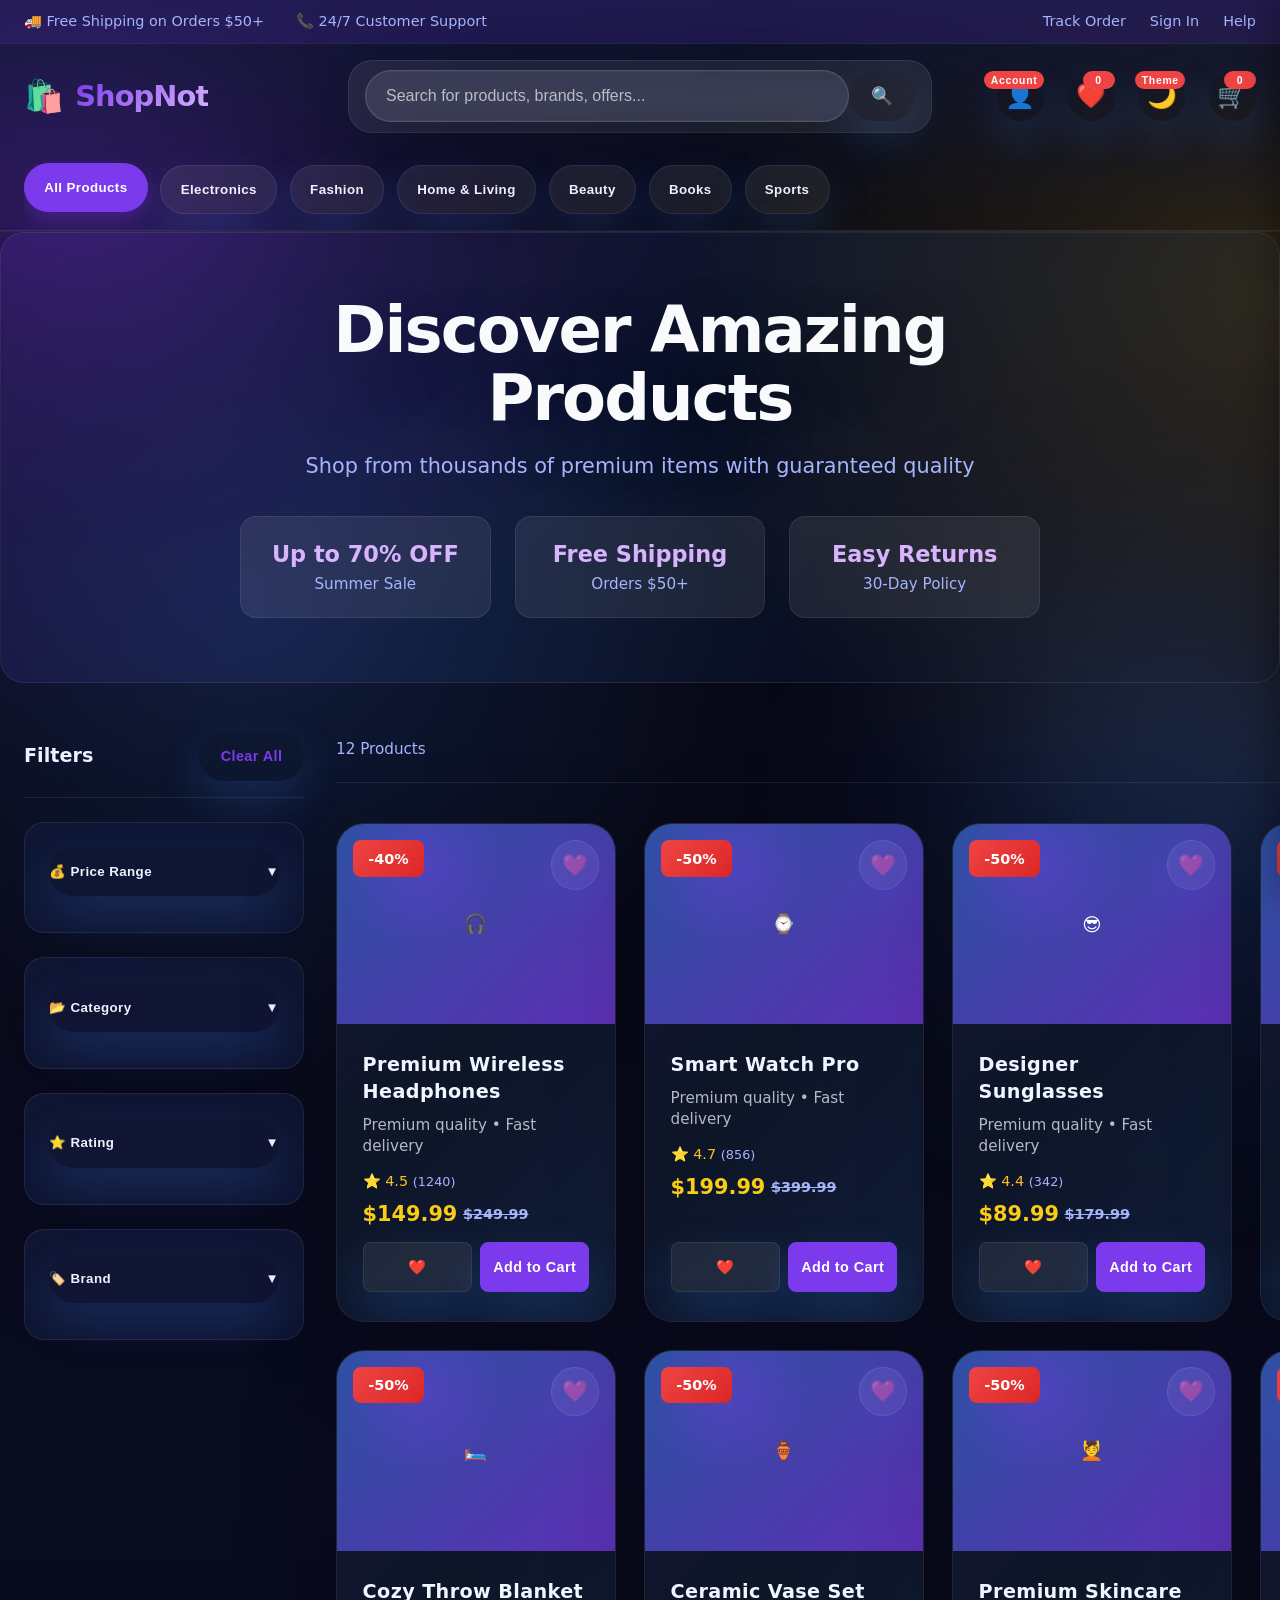
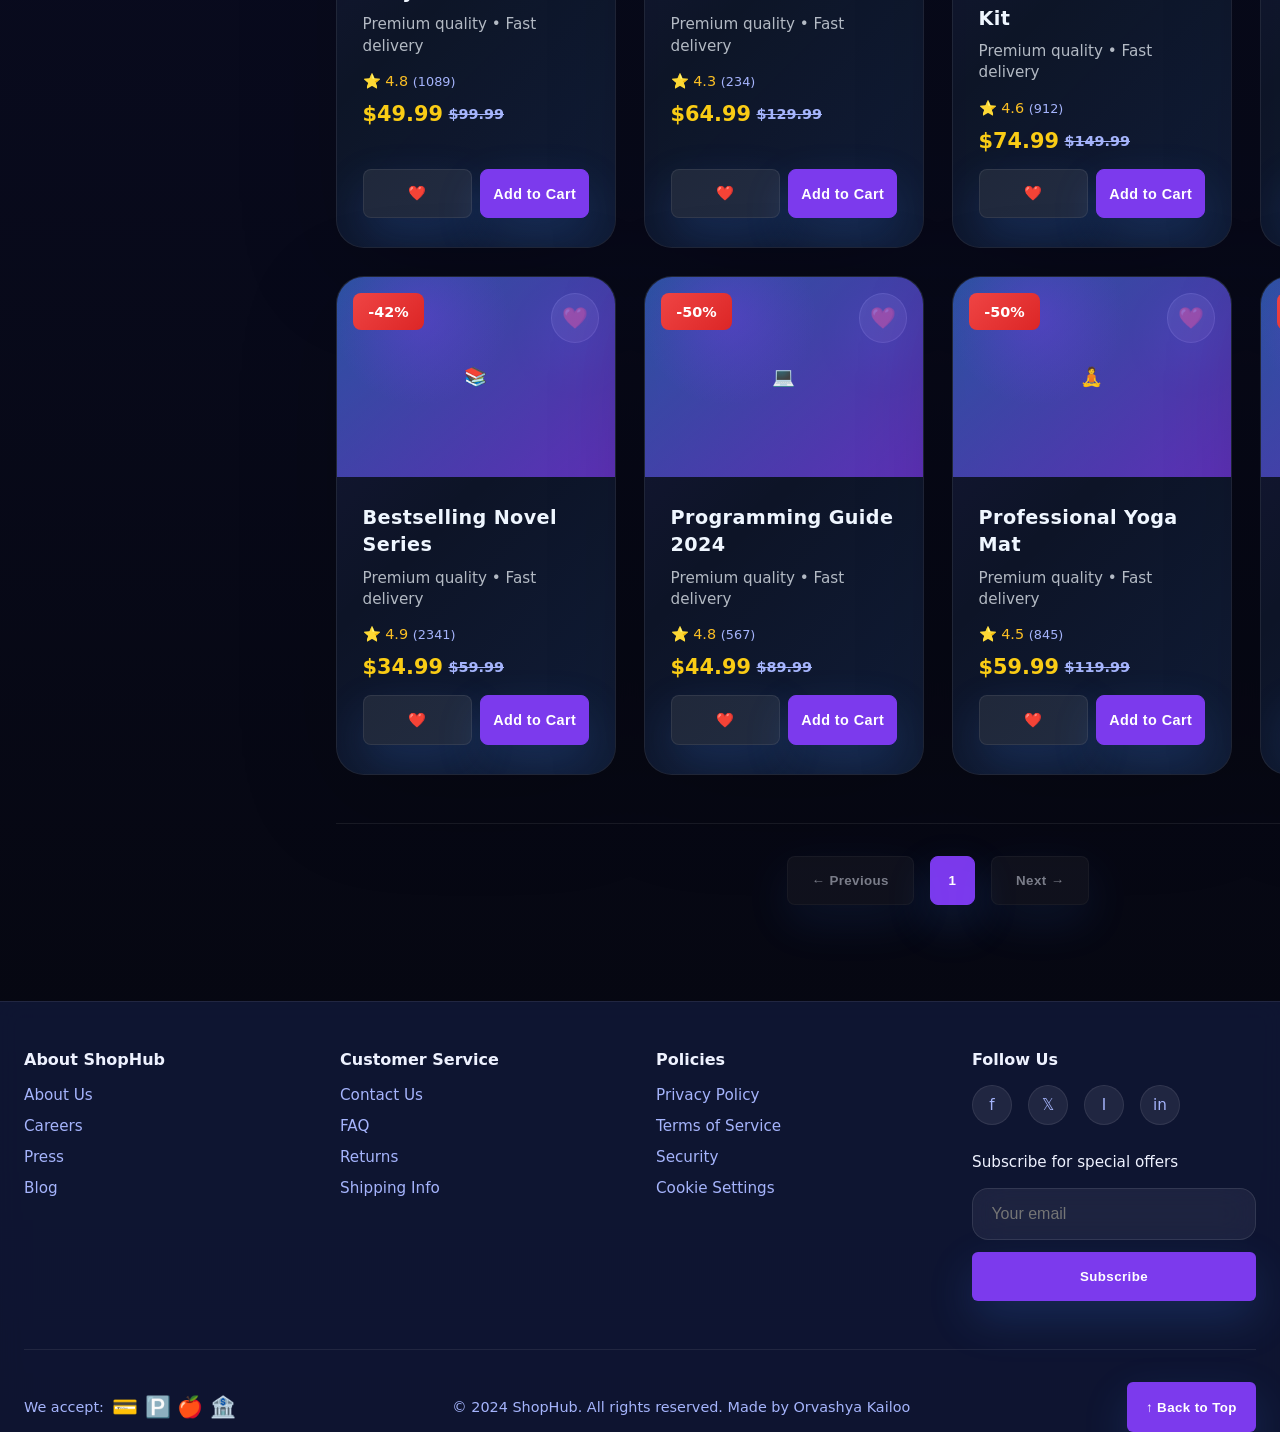
<file: index.html>
<!DOCTYPE html>
<html lang="en">
<head>
    <meta charset="UTF-8">
    <meta name="viewport" content="width=device-width, initial-scale=1.0">
    <meta name="description" content="Premium ecommerce platform with curated products and exceptional shopping experience.">
    <meta name="theme-color" content="#090b1f">
    <title>ShopHub - Premium Ecommerce Platform</title>
    <link rel="stylesheet" href="style.css">
    <link rel="icon" type="image/svg+xml" href="data:image/svg+xml,%3Csvg xmlns='http://www.w3.org/2000/svg' viewBox='0 0 100 100'%3E%3Crect fill='%237c3aed' width='100' height='100'/%3E%3Ctext x='50' y='65' font-size='70' fill='white' text-anchor='middle' font-weight='bold'%3ES%3C/text%3E%3C/svg%3E">
</head>
<body>
    <!-- ═══════════════════════════════════════════════════════════════
         HEADER & NAVIGATION
    ═══════════════════════════════════════════════════════════════ -->
    <header class="header">
        <div class="header-top">
            <div class="container">
                <div class="header-top-content">
                    <div class="header-info">
                        <span class="info-item">🚚 Free Shipping on Orders $50+</span>
                        <span class="info-item">📞 24/7 Customer Support</span>
                    </div>
                    <div class="header-actions">
                        <a href="#account" class="action-link">Track Order</a>
                        <a href="#account" class="action-link">Sign In</a>
                        <a href="#account" class="action-link">Help</a>
                    </div>
                </div>
            </div>
        </div>

        <nav class="navbar">
            <div class="container">
                <div class="navbar-content">
                    <div class="logo">
                        <span class="logo-icon">🛍️</span>
                        <span class="logo-text">ShopNot</span>
                    </div>

                    <div class="search-wrapper">
                        <input type="text" id="search" class="search-input" placeholder="Search for products, brands, offers...">
                        <button class="search-btn" aria-label="Search">
                            <span>🔍</span>
                        </button>
                    </div>

                    <div class="nav-actions">
                        <button class="nav-icon-btn" title="Account">
                            <span>👤</span>
                            <small>Account</small>
                        </button>
                        <button class="nav-icon-btn" title="Wishlist">
                            <span>❤️</span>
                            <small id="wishlist-count">0</small>
                        </button>
                        <button class="nav-icon-btn theme-toggle" id="theme-toggle" title="Toggle Theme">
                            <span id="theme-icon">🌙</span>
                            <small>Theme</small>
                        </button>
                        <button class="nav-icon-btn cart-btn" id="cart-toggle" title="Shopping Cart">
                            <span>🛒</span>
                            <small id="cart-badge">0</small>
                        </button>
                    </div>
                </div>
            </div>
        </nav>

        <div class="categories-bar">
            <div class="container">
                <div class="categories-scroll">
                    <button class="category-chip active" data-category="all">All Products</button>
                    <button class="category-chip" data-category="electronics">Electronics</button>
                    <button class="category-chip" data-category="fashion">Fashion</button>
                    <button class="category-chip" data-category="home">Home & Living</button>
                    <button class="category-chip" data-category="beauty">Beauty</button>
                    <button class="category-chip" data-category="books">Books</button>
                    <button class="category-chip" data-category="sports">Sports</button>
                </div>
            </div>
        </div>
    </header>

    <main class="main-content">
        <!-- ═══════════════════════════════════════════════════════════════
             HERO SECTION
        ═══════════════════════════════════════════════════════════════ -->
        <section class="hero">
            <div class="hero-content">
                <h1 class="hero-title">Discover Amazing Products</h1>
                <p class="hero-subtitle">Shop from thousands of premium items with guaranteed quality</p>
                <div class="hero-offers">
                    <div class="offer-card">
                        <span class="offer-discount">Up to 70% OFF</span>
                        <span class="offer-text">Summer Sale</span>
                    </div>
                    <div class="offer-card">
                        <span class="offer-discount">Free Shipping</span>
                        <span class="offer-text">Orders $50+</span>
                    </div>
                    <div class="offer-card">
                        <span class="offer-discount">Easy Returns</span>
                        <span class="offer-text">30-Day Policy</span>
                    </div>
                </div>
            </div>
        </section>

        <div class="container">
            <!-- ═══════════════════════════════════════════════════════════════
                 FILTERS & SORTING
            ═══════════════════════════════════════════════════════════════ -->
            <aside class="filters-sidebar">
                <div class="filters-header">
                    <h3>Filters</h3>
                    <button class="clear-filters" id="clear-filters">Clear All</button>
                </div>

                <!-- Price Filter -->
                <div class="filter-section">
                    <button class="filter-toggle" data-filter="price">
                        <span>💰 Price Range</span>
                        <span class="toggle-icon">▼</span>
                    </button>
                    <div class="filter-content" id="price-filter">
                        <input type="range" min="0" max="1000" value="1000" class="price-slider">
                        <div class="price-display">
                            <span>$0</span>
                            <span id="price-value">$1000</span>
                        </div>
                    </div>
                </div>

                <!-- Category Filter -->
                <div class="filter-section">
                    <button class="filter-toggle" data-filter="category">
                        <span>📂 Category</span>
                        <span class="toggle-icon">▼</span>
                    </button>
                    <div class="filter-content" id="category-filter">
                        <label class="filter-option">
                            <input type="checkbox" name="category" value="electronics">
                            <span>Electronics</span>
                        </label>
                        <label class="filter-option">
                            <input type="checkbox" name="category" value="fashion">
                            <span>Fashion</span>
                        </label>
                        <label class="filter-option">
                            <input type="checkbox" name="category" value="home">
                            <span>Home & Living</span>
                        </label>
                    </div>
                </div>

                <!-- Rating Filter -->
                <div class="filter-section">
                    <button class="filter-toggle" data-filter="rating">
                        <span>⭐ Rating</span>
                        <span class="toggle-icon">▼</span>
                    </button>
                    <div class="filter-content" id="rating-filter">
                        <label class="filter-option">
                            <input type="radio" name="rating" value="4">
                            <span>⭐⭐⭐⭐+ (4 & up)</span>
                        </label>
                        <label class="filter-option">
                            <input type="radio" name="rating" value="3">
                            <span>⭐⭐⭐+ (3 & up)</span>
                        </label>
                    </div>
                </div>

                <!-- Brand Filter -->
                <div class="filter-section">
                    <button class="filter-toggle" data-filter="brand">
                        <span>🏷️ Brand</span>
                        <span class="toggle-icon">▼</span>
                    </button>
                    <div class="filter-content" id="brand-filter">
                        <label class="filter-option">
                            <input type="checkbox" name="brand" value="premium">
                            <span>Premium Brand</span>
                        </label>
                        <label class="filter-option">
                            <input type="checkbox" name="brand" value="exclusive">
                            <span>Exclusive</span>
                        </label>
                    </div>
                </div>
            </aside>

            <!-- ═══════════════════════════════════════════════════════════════
                 PRODUCTS SECTION
            ═══════════════════════════════════════════════════════════════ -->
            <section class="products-section">
                <div class="products-header">
                    <div class="results-info">
                        <span id="results-count">0 Products</span>
                    </div>
                    <div class="sort-options">
                        <label for="sort-select">Sort by:</label>
                        <select id="sort-select" class="sort-select">
                            <option value="relevance">Relevance</option>
                            <option value="price-low">Price: Low to High</option>
                            <option value="price-high">Price: High to Low</option>
                            <option value="rating">Highest Rated</option>
                            <option value="newest">Newest First</option>
                        </select>
                    </div>
                </div>

                <div id="products" class="products-grid">
                    <!-- Products will be dynamically loaded here -->
                </div>

                <div class="pagination">
                    <button class="pagination-btn prev" disabled>← Previous</button>
                    <div class="page-numbers" id="pagination"></div>
                    <button class="pagination-btn next">Next →</button>
                </div>
            </section>
        </div>
    </main>

    <!-- ═══════════════════════════════════════════════════════════════
         SHOPPING CART SIDEBAR
    ═══════════════════════════════════════════════════════════════ -->
    <aside class="cart-sidebar" id="cart-sidebar">
        <div class="cart-header">
            <h2>Shopping Cart</h2>
            <button class="close-btn" id="close-cart">✕</button>
        </div>

        <div class="cart-scroll">
            <ul id="cart" class="cart-items">
                <!-- Cart items will be added here -->
            </ul>
            
            <div id="empty-cart" class="empty-cart">
                <div class="empty-icon">🛒</div>
                <p>Your cart is empty</p>
                <p class="empty-hint">Add items to get started</p>
            </div>
        </div>

        <div class="cart-footer">
            <div class="cart-summary">
                <div class="summary-row">
                    <span>Subtotal:</span>
                    <span id="subtotal">$0.00</span>
                </div>
                <div class="summary-row">
                    <span>Shipping:</span>
                    <span id="shipping-cost">Free</span>
                </div>
                <div class="summary-row tax">
                    <span>Tax:</span>
                    <span id="tax">$0.00</span>
                </div>
                <hr>
                <div class="summary-row total">
                    <span>Total:</span>
                    <span id="total-price">$0.00</span>
                </div>
            </div>
            <button class="btn-checkout" id="checkout-btn">Proceed to Checkout</button>
            <button class="btn-continue-shopping">Continue Shopping</button>
        </div>
    </aside>

    <!-- ═══════════════════════════════════════════════════════════════
         CHECKOUT MODAL
    ═══════════════════════════════════════════════════════════════ -->
    <div class="modal-backdrop" id="checkout-modal-backdrop"></div>
    <div class="checkout-modal" id="checkout-modal">
        <button class="modal-close" id="modal-close">✕</button>
        
        <div class="checkout-container">
            <div class="checkout-steps">
                <div class="step active" data-step="1">
                    <span class="step-number">1</span>
                    <span class="step-label">Shipping</span>
                </div>
                <div class="step" data-step="2">
                    <span class="step-number">2</span>
                    <span class="step-label">Payment</span>
                </div>
                <div class="step" data-step="3">
                    <span class="step-number">3</span>
                    <span class="step-label">Review</span>
                </div>
            </div>

            <!-- Shipping Step -->
            <div class="checkout-step-content active" data-step="1">
                <h3>Shipping Information</h3>
                <form class="form-group">
                    <div class="form-row">
                        <input type="text" placeholder="First Name" required class="form-input">
                        <input type="text" placeholder="Last Name" required class="form-input">
                    </div>
                    <div class="form-row">
                        <input type="email" placeholder="Email Address" required class="form-input">
                        <input type="tel" placeholder="Phone Number" required class="form-input">
                    </div>
                    <input type="text" placeholder="Street Address" required class="form-input full-width">
                    <div class="form-row">
                        <input type="text" placeholder="City" required class="form-input">
                        <input type="text" placeholder="State/Province" required class="form-input">
                        <input type="text" placeholder="ZIP/Postal Code" required class="form-input">
                    </div>
                    <input type="text" placeholder="Country" required class="form-input full-width">
                </form>
            </div>

            <!-- Payment Step -->
            <div class="checkout-step-content" data-step="2">
                <h3>Payment Method</h3>
                <div class="payment-methods">
                    <label class="payment-option">
                        <input type="radio" name="payment" value="card" checked>
                        <span class="payment-label">💳 Credit Card</span>
                    </label>
                    <label class="payment-option">
                        <input type="radio" name="payment" value="paypal">
                        <span class="payment-label">🅿️ PayPal</span>
                    </label>
                    <label class="payment-option">
                        <input type="radio" name="payment" value="apple">
                        <span class="payment-label">🍎 Apple Pay</span>
                    </label>
                </div>

                <form class="form-group card-form">
                    <input type="text" placeholder="Cardholder Name" required class="form-input full-width">
                    <input type="text" placeholder="Card Number" required class="form-input full-width">
                    <div class="form-row">
                        <input type="text" placeholder="MM/YY" required class="form-input">
                        <input type="text" placeholder="CVC" required class="form-input">
                    </div>
                </form>
            </div>

            <!-- Review Step -->
            <div class="checkout-step-content" data-step="3">
                <h3>Order Review</h3>
                <div id="order-review" class="order-review">
                    <!-- Order summary will be displayed here -->
                </div>
            </div>

            <div class="checkout-actions">
                <button class="btn-secondary" id="prev-step">← Back</button>
                <button class="btn-primary" id="next-step">Continue →</button>
            </div>
        </div>
    </div>

    <!-- ═══════════════════════════════════════════════════════════════
         FOOTER
    ═══════════════════════════════════════════════════════════════ -->
    <footer class="footer">
        <div class="container">
            <div class="footer-content">
                <div class="footer-column">
                    <h4>About ShopHub</h4>
                    <ul>
                        <li><a href="#about">About Us</a></li>
                        <li><a href="#careers">Careers</a></li>
                        <li><a href="#press">Press</a></li>
                        <li><a href="#blog">Blog</a></li>
                    </ul>
                </div>

                <div class="footer-column">
                    <h4>Customer Service</h4>
                    <ul>
                        <li><a href="#contact">Contact Us</a></li>
                        <li><a href="#faq">FAQ</a></li>
                        <li><a href="#returns">Returns</a></li>
                        <li><a href="#shipping">Shipping Info</a></li>
                    </ul>
                </div>

                <div class="footer-column">
                    <h4>Policies</h4>
                    <ul>
                        <li><a href="#privacy">Privacy Policy</a></li>
                        <li><a href="#terms">Terms of Service</a></li>
                        <li><a href="#security">Security</a></li>
                        <li><a href="#cookies">Cookie Settings</a></li>
                    </ul>
                </div>

                <div class="footer-column">
                    <h4>Follow Us</h4>
                    <div class="social-links">
                        <a href="#facebook" class="social-link">f</a>
                        <a href="#twitter" class="social-link">𝕏</a>
                        <a href="#instagram" class="social-link">I</a>
                        <a href="#linkedin" class="social-link">in</a>
                    </div>
                    <div class="newsletter">
                        <p>Subscribe for special offers</p>
                        <input type="email" placeholder="Your email" class="newsletter-input">
                        <button class="newsletter-btn">Subscribe</button>
                    </div>
                </div>
            </div>

            <div class="footer-bottom">
                <div class="footer-payments">
                    <span>We accept:</span>
                    <span class="payment-icons">💳 🅿️ 🍎 🏦</span>
                </div>
                <div class="footer-copyright">
                    <p>&copy; 2024 ShopHub. All rights reserved. Made by Orvashya Kailoo</p>
                </div>
                <div class="footer-scroll-top">
                    <button id="scroll-top">↑ Back to Top</button>
                </div>
            </div>
        </div>
    </footer>

    <!-- Notification Container -->
    <div id="notification-container" class="notification-container"></div>

    <script src="script.js"></script>
</body>
</html>
</file>
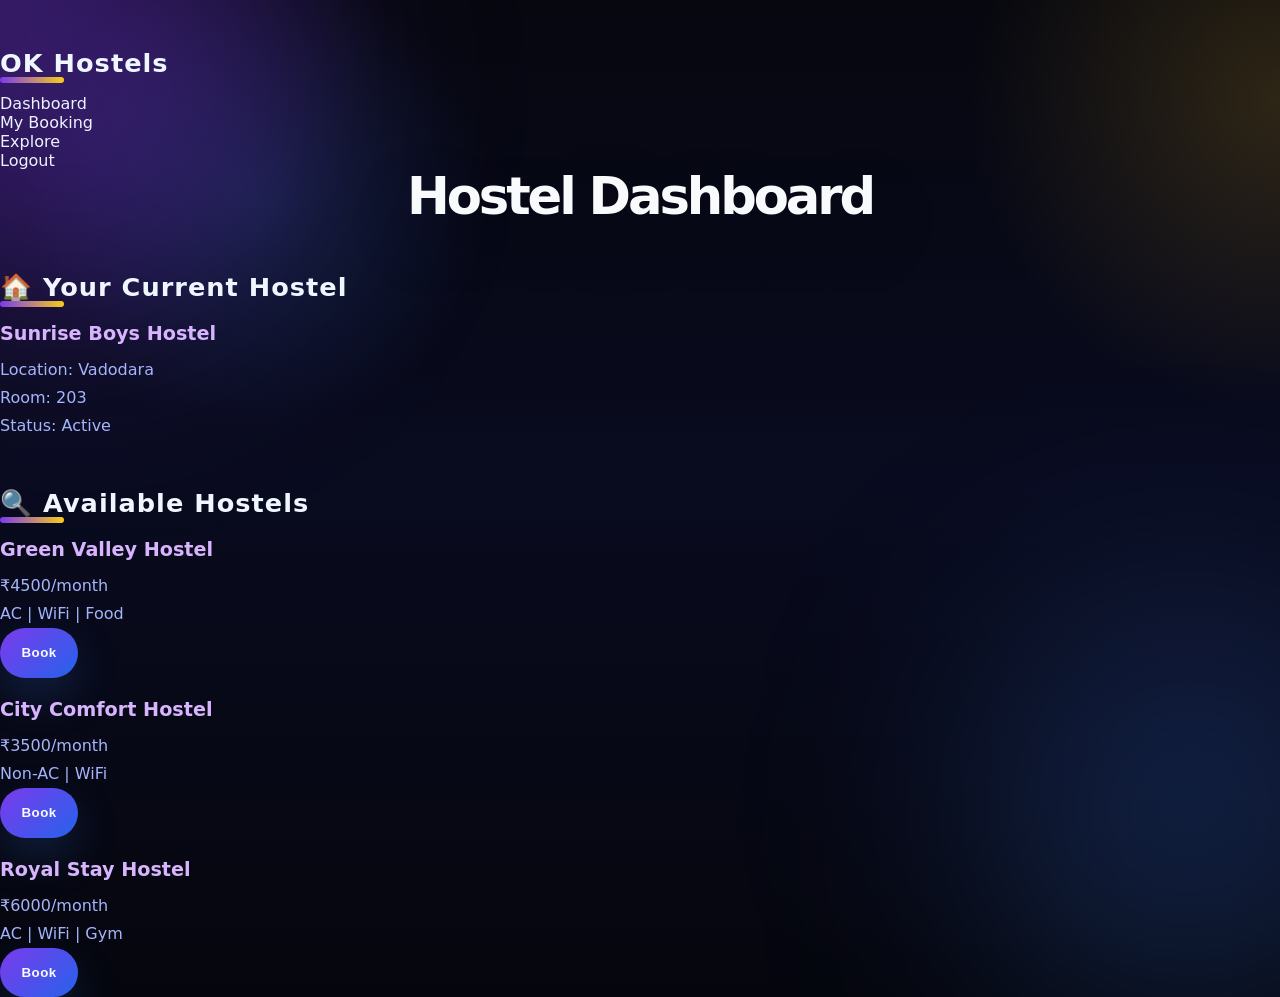
<file: dashboard.html>
<!DOCTYPE html>
<html lang="en">
<head>
    <meta charset="UTF-8">
    <meta name="viewport" content="width=device-width, initial-scale=1.0">
    <title>DashBoard</title>
</head>
<body>
    
    <!DOCTYPE html>
<html lang="en">
<head>
  <meta charset="UTF-8">
  <title>OK Hostels Dashboard</title>
  <link rel="stylesheet" href="style.css">
</head>
<body>

<!DOCTYPE html>
<html lang="en">
<head>
  <meta charset="UTF-8">
  <title>OK Hostels Dashboard</title>
  <link rel="stylesheet" href="style.css">
</head>
<body>

<div class="layout">

  <!-- Sidebar -->
  <aside class="sidebar">
    <h2>OK Hostels</h2>
    <ul>
      <li class="active">Dashboard</li>
      <li>My Booking</li>
      <li>Explore</li>
      <li>Logout</li>
    </ul>
  </aside>

  <!-- Main Content -->
  <main class="main">

    <h1>Hostel Dashboard</h1>

    <!-- Current Hostel -->
    <section class="current-hostel">
      <h2>🏠 Your Current Hostel</h2>
      <div class="card">
        <h3>Sunrise Boys Hostel</h3>
        <p>Location: Vadodara</p>
        <p>Room: 203</p>
        <p>Status: Active</p>
      </div>
    </section>

    <!-- Available Hostels -->
    <section class="hostels">
      <h2>🔍 Available Hostels</h2>

      <div class="hostel-list">

        <div class="hostel-card">
          <h3>Green Valley Hostel</h3>
          <p>₹4500/month</p>
          <p>AC | WiFi | Food</p>
          <button onclick="bookHostel('Green Valley Hostel')">Book</button>
        </div>

        <div class="hostel-card">
          <h3>City Comfort Hostel</h3>
          <p>₹3500/month</p>
          <p>Non-AC | WiFi</p>
          <button onclick="bookHostel('City Comfort Hostel')">Book</button>
        </div>

        <div class="hostel-card">
          <h3>Royal Stay Hostel</h3>
          <p>₹6000/month</p>
          <p>AC | WiFi | Gym</p>
          <button onclick="bookHostel('Royal Stay Hostel')">Book</button>
        </div>

      </div>
    </section>

  </main>

</div>


    <script src="script.js">
        function logout(){
            localStorage.removeItem("loggedInUser");
            window.location.href = "index.html";
            
        }


    </script>
</body>
</html>
</file>
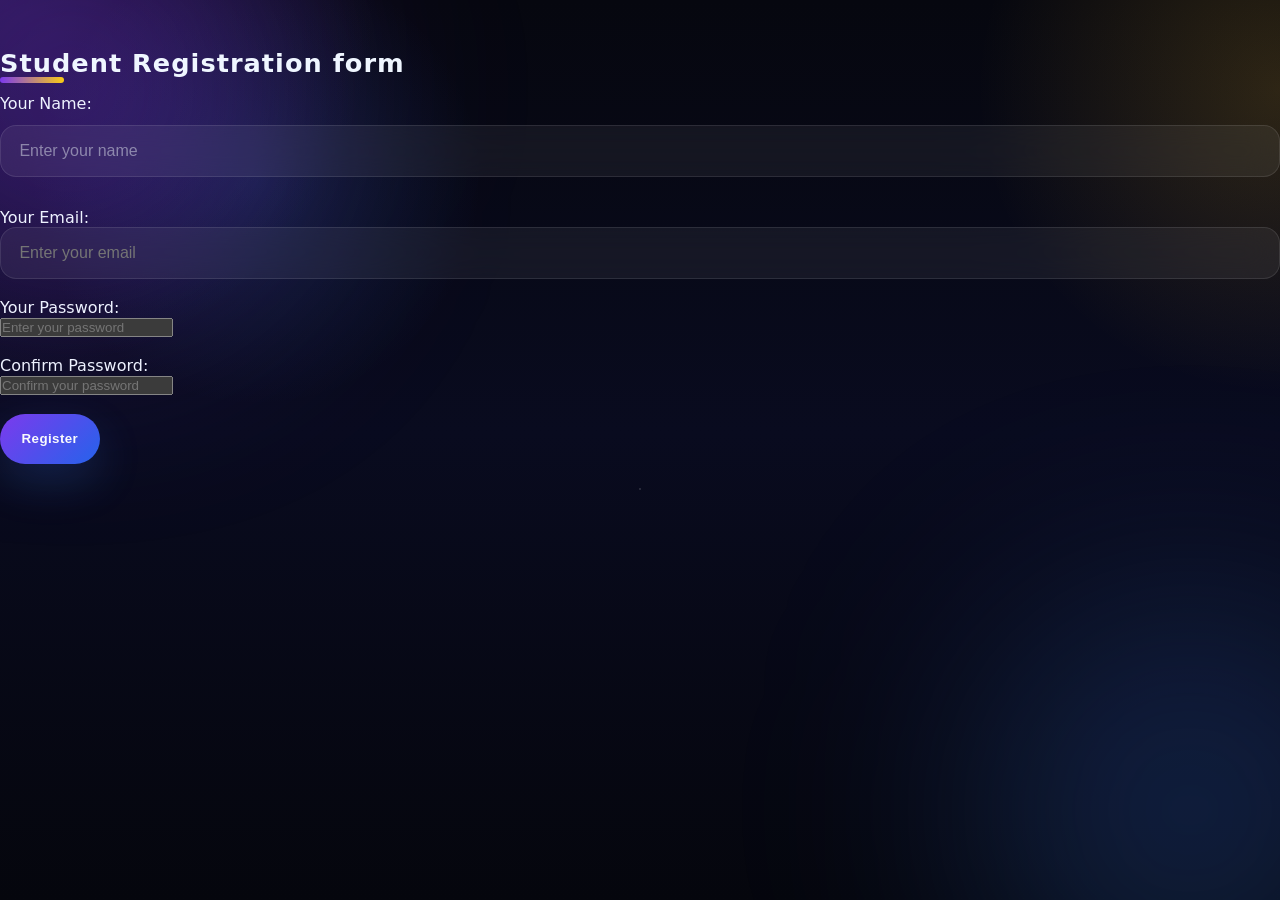
<file: register.html>
<!DOCTYPE html>
<html lang="en">
<head>
    <meta charset="UTF-8">
    <meta name="viewport" content="width=device-width, initial-scale=1.0">
    <title>Register</title>
    <link rel="stylesheet" href="style.css">
</head>
<body>
    <h2>Student Registration form</h2>

    <form id="registerForm">
        <label for="name"> Your Name:</label><br>
        <input type="text" name="name" id="name" placeholder="Enter your name"><br><br>
        <label for="email"> Your Email:</label><br>
        <input type="email" name="email" id="email" placeholder="Enter your email"><br><br>
        <label for="password"> Your Password:</label><br>   
        <input type="password" name="password" id="password" placeholder="Enter your password"><br><br>
        <label for="confirmPassword"> Confirm Password:</label><br>
        <input type="password" name="confirmPassword" id="confirmPassword" placeholder="Confirm your password"><br><br>
        <button type="submit">Register</button>
    </form>
    <p id="msg"></p>

    <script src="script.js"></script>
</body>
</html>
</file>
<file: style.css>
/* ═══════════════════════════════════════════════════════════════
   PREMIUM ECOMMERCE PLATFORM
   Industry-level design with advanced animations, transitions,
   and microinteractions for modern shopping experience.
═══════════════════════════════════════════════════════════════ */

:root {
    color-scheme: dark;
    font-family: 'Inter', 'Segoe UI', system-ui, -apple-system, sans-serif;
    font-size: 16px;
    
    /* Primary Colors */
    --bg-primary: #090b1f;
    --bg-secondary: #0f1429;
    --bg-panel: rgba(17, 24, 55, 0.86);
    --bg-hover: rgba(17, 24, 55, 0.95);
    
    /* Borders & Dividers */
    --panel-border: rgba(255, 255, 255, 0.08);
    --panel-border-light: rgba(255, 255, 255, 0.04);
    --divider: rgba(255, 255, 255, 0.05);
    
    /* Surfaces */
    --surface: rgba(255, 255, 255, 0.08);
    --surface-strong: rgba(255, 255, 255, 0.12);
    --surface-ultra: rgba(255, 255, 255, 0.16);
    
    /* Text Hierarchy */
    --text-primary: #eef2ff;
    --text-secondary: #cbd5e1;
    --text-muted: #a5b4fc;
    --text-subtle: rgba(255, 255, 255, 0.6);
    
    /* Accent Colors */
    --accent: #7c3aed;
    --accent-light: #8d5af5;
    --accent-strong: #d8b4fe;
    --accent-soft: rgba(124, 58, 237, 0.18);
    --accent-glow: rgba(124, 58, 237, 0.35);
    
    /* Status Colors */
    --success: #22c55e;
    --success-soft: rgba(34, 197, 94, 0.18);
    --warning: #f59e0b;
    --warning-soft: rgba(245, 158, 11, 0.18);
    --danger: #ef4444;
    --danger-soft: rgba(239, 68, 68, 0.18);
    --info: #0ea5e9;
    --info-soft: rgba(14, 165, 233, 0.18);
    
    /* Shadows */
    --shadow: 0 24px 100px rgba(0, 0, 0, 0.2);
    --shadow-lg: 0 35px 150px rgba(0, 0, 0, 0.3);
    --shadow-inner: inset 0 2px 6px rgba(0, 0, 0, 0.15);
    
    /* Transitions */
    --transition-fast: 150ms cubic-bezier(0.34, 1.56, 0.64, 1);
    --transition-base: 250ms cubic-bezier(0.34, 1.56, 0.64, 1);
    --transition-slow: 350ms cubic-bezier(0.34, 1.56, 0.64, 1);
    --transition-smooth: 300ms ease-in-out;
}

/* Light Theme Variables */
[data-theme="light"] {
    color-scheme: light;
    
    /* Primary Colors */
    --bg-primary: #f8fafc;
    --bg-secondary: #ffffff;
    --bg-panel: rgba(255, 255, 255, 0.95);
    --bg-hover: rgba(255, 255, 255, 0.98);
    
    /* Borders & Dividers */
    --panel-border: rgba(0, 0, 0, 0.08);
    --panel-border-light: rgba(0, 0, 0, 0.04);
    --divider: rgba(0, 0, 0, 0.05);
    
    /* Surfaces */
    --surface: rgba(0, 0, 0, 0.04);
    --surface-strong: rgba(0, 0, 0, 0.08);
    --surface-ultra: rgba(0, 0, 0, 0.12);
    
    /* Text Hierarchy */
    --text-primary: #1e293b;
    --text-secondary: #475569;
    --text-muted: #64748b;
    --text-subtle: rgba(0, 0, 0, 0.6);
    
    /* Accent Colors */
    --accent: #7c3aed;
    --accent-light: #8d5af5;
    --accent-strong: #d8b4fe;
    --accent-soft: rgba(124, 58, 237, 0.1);
    --accent-glow: rgba(124, 58, 237, 0.2);
    
    /* Status Colors */
    --success: #22c55e;
    --success-soft: rgba(34, 197, 94, 0.1);
    --warning: #f59e0b;
    --warning-soft: rgba(245, 158, 11, 0.1);
    --danger: #ef4444;
    --danger-soft: rgba(239, 68, 68, 0.1);
    --info: #0ea5e9;
    --info-soft: rgba(14, 165, 233, 0.1);
    
    /* Shadows */
    --shadow: 0 24px 100px rgba(0, 0, 0, 0.08);
    --shadow-lg: 0 35px 150px rgba(0, 0, 0, 0.12);
    --shadow-inner: inset 0 2px 6px rgba(0, 0, 0, 0.06);
}

* {
    margin: 0;
    padding: 0;
    box-sizing: border-box;
}

html {
    scroll-behavior: smooth;
}

body {
    min-height: 100vh;
    color: var(--text-primary);
    background: radial-gradient(circle at top left, rgba(124, 58, 237, 0.22), transparent 24%),
                radial-gradient(circle at 20% 20%, rgba(59, 130, 246, 0.16), transparent 18%),
                radial-gradient(circle at right 10%, rgba(251, 191, 36, 0.16), transparent 20%),
                linear-gradient(180deg, #06070f 0%, #090b1f 48%, #05060d 100%);
    padding: 2rem 1.5rem 4rem;
    overflow-x: hidden;
}

/* Light Theme Body Background */
[data-theme="light"] body {
    background: radial-gradient(circle at top left, rgba(124, 58, 237, 0.08), transparent 24%),
                radial-gradient(circle at 20% 20%, rgba(59, 130, 246, 0.06), transparent 18%),
                radial-gradient(circle at right 10%, rgba(251, 191, 36, 0.06), transparent 20%),
                linear-gradient(180deg, #f1f5f9 0%, #ffffff 48%, #f8fafc 100%);
}

[data-theme="light"] body::before {
    background: rgba(124, 58, 237, 0.08);
}

[data-theme="light"] body::after {
    background: rgba(59, 130, 246, 0.06);
}

body::before,
body::after {
    content: '';
    position: fixed;
    width: 420px;
    height: 420px;
    border-radius: 50%;
    filter: blur(120px);
    pointer-events: none;
    z-index: -1;
}

body::before {
    top: -120px;
    left: -140px;
    background: rgba(124, 58, 237, 0.32);
}

body::after {
    bottom: -120px;
    right: -120px;
    background: rgba(59, 130, 246, 0.22);
}

/* Theme Transition */
.theme-transition * {
    transition: background-color 0.3s ease, color 0.3s ease, border-color 0.3s ease, box-shadow 0.3s ease !important;
}

/* ═══════════════════════════════════════════════════════════════
   LAYOUT & CONTAINERS
═══════════════════════════════════════════════════════════════ */

.container {
    max-width: 1400px;
    margin: 0 auto;
    padding: 0 1.5rem;
}

body {
    padding: 0;
    margin: 0;
    display: flex;
    flex-direction: column;
    min-height: 100vh;
}

main.main-content {
    flex: 1;
}

/* ═══════════════════════════════════════════════════════════════
   HEADER & NAVIGATION
═══════════════════════════════════════════════════════════════ */

.header {
    background: linear-gradient(180deg, var(--bg-panel), transparent);
    border-bottom: 1px solid var(--panel-border);
    backdrop-filter: blur(12px);
    position: sticky;
    top: 0;
    z-index: 100;
}

.header-top {
    background: rgba(124, 58, 237, 0.15);
    border-bottom: 1px solid var(--panel-border-light);
    padding: 0.8rem 0;
}

.header-top-content {
    display: flex;
    justify-content: space-between;
    align-items: center;
    font-size: 0.9rem;
    color: var(--text-muted);
}

.header-info {
    display: flex;
    gap: 2rem;
}

.header-actions {
    display: flex;
    gap: 1.5rem;
}

.action-link {
    color: var(--text-muted);
    text-decoration: none;
    transition: color var(--transition-fast);
}

.action-link:hover {
    color: var(--accent);
}

.navbar {
    padding: 1rem 0;
}

.navbar-content {
    display: grid;
    grid-template-columns: 1fr 2fr 1fr;
    gap: 2rem;
    align-items: center;
}

.logo {
    display: flex;
    align-items: center;
    gap: 0.75rem;
    font-size: 1.8rem;
    font-weight: 800;
    letter-spacing: -0.03em;
}

.logo-icon {
    font-size: 2rem;
}

.logo-text {
    background: linear-gradient(135deg, var(--accent), var(--accent-strong));
    -webkit-background-clip: text;
    -webkit-text-fill-color: transparent;
    background-clip: text;
}

/* Search Bar */
.search-wrapper {
    display: flex;
    align-items: center;
    background: var(--surface);
    border: 1px solid var(--panel-border);
    border-radius: 24px;
    padding: 0.6rem 1rem;
    transition: all var(--transition-base);
}

.search-wrapper:focus-within {
    border-color: var(--accent);
    background: var(--surface-strong);
    box-shadow: 0 0 0 4px var(--accent-soft);
}

.search-input {
    flex: 1;
    background: transparent;
    border: none;
    color: var(--text-primary);
    outline: none;
    padding: 0.5rem 0;
}

.search-input::placeholder {
    color: var(--text-subtle);
}

.search-btn {
    background: transparent;
    border: none;
    color: var(--text-muted);
    cursor: pointer;
    font-size: 1.1rem;
    transition: color var(--transition-fast);
}

.search-btn:hover {
    color: var(--accent);
}

.nav-actions {
    display: flex;
    justify-content: flex-end;
    gap: 1.5rem;
}

.nav-icon-btn {
    display: flex;
    flex-direction: column;
    align-items: center;
    gap: 0.3rem;
    background: transparent;
    border: none;
    color: var(--text-primary);
    cursor: pointer;
    font-size: 1.5rem;
    padding: 0.5rem;
    transition: all var(--transition-fast);
    position: relative;
}

.nav-icon-btn:hover {
    transform: scale(1.1);
    color: var(--accent);
}

.nav-icon-btn small {
    font-size: 0.65rem;
    min-width: 2rem;
    text-align: center;
}

.nav-icon-btn small {
    background: var(--danger);
    color: white;
    padding: 0.2rem 0.4rem;
    border-radius: 999px;
    position: absolute;
    top: 0;
    right: 0;
    font-weight: 600;
}

/* Theme Toggle Button */
.theme-toggle {
    transition: all var(--transition-fast) !important;
}

.theme-toggle:hover {
    background: var(--surface);
    border-radius: 12px;
}

/* Categories Bar */
.categories-bar {
    border-bottom: 1px solid var(--panel-border);
    overflow: hidden;
}

.categories-scroll {
    display: flex;
    gap: 0.8rem;
    padding: 1rem 0;
    overflow-x: auto;
    scroll-behavior: smooth;
}

.categories-scroll::-webkit-scrollbar {
    height: 4px;
}

.categories-scroll::-webkit-scrollbar-thumb {
    background: var(--accent);
    border-radius: 999px;
}

/* ═══════════════════════════════════════════════════════════════
   HERO SECTION
═══════════════════════════════════════════════════════════════ */

.hero {
    background: linear-gradient(135deg, rgba(124, 58, 237, 0.15) 0%, rgba(59, 130, 246, 0.1) 50%, transparent 100%);
    border: 1px solid var(--panel-border);
    border-radius: 24px;
    padding: 4rem 2rem;
    margin-bottom: 3rem;
    text-align: center;
    animation: slideUp 0.6s var(--transition-base);
}

.hero-title {
    font-size: clamp(2.4rem, 5vw, 4rem);
    margin-bottom: 1rem;
    letter-spacing: -0.03em;
}

.hero-subtitle {
    font-size: 1.3rem;
    color: var(--text-muted);
    margin-bottom: 2rem;
}

.hero-offers {
    display: grid;
    grid-template-columns: repeat(auto-fit, minmax(200px, 1fr));
    gap: 1.5rem;
    max-width: 800px;
    margin: 0 auto;
}

.offer-card {
    display: flex;
    flex-direction: column;
    align-items: center;
    gap: 0.5rem;
    padding: 1.5rem;
    background: var(--surface);
    border: 1px solid var(--panel-border);
    border-radius: 16px;
    transition: all var(--transition-base);
}

.offer-card:hover {
    background: var(--surface-strong);
    text-transform: translateY(-4px);
    box-shadow: 0 12px 32px rgba(124, 58, 237, 0.2);
}

.offer-discount {
    font-size: 1.4rem;
    font-weight: 700;
    color: var(--accent-strong);
}

.offer-text {
    color: var(--text-muted);
    font-size: 0.95rem;
}

/* ═══════════════════════════════════════════════════════════════
   MAIN CONTENT LAYOUT
═══════════════════════════════════════════════════════════════ */

.main-content .container {
    display: grid;
    grid-template-columns: 280px 1fr;
    gap: 2rem;
    margin-top: 2rem;
}

/* Filters Sidebar */
.filters-sidebar {
    position: sticky;
    top: 200px;
    height: fit-content;
}

.filters-header {
    display: flex;
    justify-content: space-between;
    align-items: center;
    margin-bottom: 1.5rem;
    padding-bottom: 1rem;
    border-bottom: 1px solid var(--panel-border);
}

.filters-header h3 {
    margin: 0;
    color: var(--text-primary);
}

.clear-filters {
    background: transparent;
    border: none;
    color: var(--accent);
    cursor: pointer;
    font-size: 0.9rem;
    transition: color var(--transition-fast);
}

.clear-filters:hover {
    color: var(--accent-strong);
}

.filter-section {
    margin-bottom: 1.5rem;
}

.filter-toggle {
    width: 100%;
    background: transparent;
    border: none;
    color: var(--text-primary);
    cursor: pointer;
    display: flex;
    justify-content: space-between;
    align-items: center;
    padding: 0.75rem 0;
    font-weight: 600;
    transition: all var(--transition-fast);
}

.filter-toggle:hover {
    color: var(--accent);
}

.toggle-icon {
    transition: transform var(--transition-fast);
}

.filter-toggle[aria-expanded="true"] .toggle-icon {
    transform: rotate(180deg);
}

.filter-content {
    display: flex;
    flex-direction: column;
    gap: 0.8rem;
    margin-top: 0.75rem;
    max-height: 0;
    overflow: hidden;
    transition: max-height var(--transition-base);
}

.filter-content.open {
    max-height: 500px;
}

.price-slider {
    width: 100%;
    height: 6px;
    border-radius: 999px;
    background: var(--surface);
    outline: none;
    appearance: none;
}

.price-slider::-webkit-slider-thumb {
    -webkit-appearance: none;
    appearance: none;
    width: 18px;
    height: 18px;
    border-radius: 50%;
    background: var(--accent);
    cursor: pointer;
    box-shadow: 0 2px 8px rgba(124, 58, 237, 0.4);
}

.price-slider::-moz-range-thumb {
    width: 18px;
    height: 18px;
    border-radius: 50%;
    background: var(--accent);
    cursor: pointer;
    border: none;
}

.price-display {
    display: flex;
    justify-content: space-between;
    margin-top: 0.75rem;
    color: var(--text-muted);
    font-size: 0.9rem;
}

/* Products Section */
.products-section {
    flex: 1;
}

.products-header {
    display: flex;
    justify-content: space-between;
    align-items: center;
    margin-bottom: 2rem;
    padding-bottom: 1rem;
    border-bottom: 1px solid var(--panel-border);
}

.results-info {
    color: var(--text-muted);
    font-size: 0.95rem;
}

.sort-options {
    display: flex;
    align-items: center;
    gap: 0.75rem;
    font-size: 0.95rem;
}

.sort-select {
    background: var(--surface);
    border: 1px solid var(--panel-border);
    color: var(--text-primary);
    padding: 0.5rem 1rem;
    border-radius: 8px;
    cursor: pointer;
    transition: all var(--transition-fast);
}

.sort-select:hover,
.sort-select:focus {
    border-color: var(--accent);
    background: var(--surface-strong);
    outline: none;
}

.products-grid {
    display: grid;
    grid-template-columns: repeat(auto-fill, minmax(240px, 1fr));
    gap: 1.5rem;
    margin-bottom: 2rem;
}

/* Updated Product Card */
.product-card {
    position: relative;
    overflow: hidden;
    border-radius: 16px;
    border: 1px solid var(--panel-border);
    background: var(--bg-panel);
    box-shadow: 0 8px 24px rgba(0, 0, 0, 0.15);
    transition: all var(--transition-base);
    display: flex;
    flex-direction: column;
}

.product-card:hover {
    transform: translateY(-6px);
    border-color: var(--accent);
    box-shadow: 0 16px 40px rgba(124, 58, 237, 0.25);
}

.product-image {
    position: relative;
    height: 200px;
    background: linear-gradient(135deg, rgba(124, 58, 237, 0.2), rgba(59, 130, 246, 0.2));
    display: grid;
    place-items: center;
    font-weight: 700;
    font-size: 3rem;
    overflow: hidden;
}

.discount-badge {
    position: absolute;
    top: 0.8rem;
    left: 0.8rem;
    background: var(--danger);
    color: white;
    padding: 0.4rem 0.8rem;
    border-radius: 8px;
    font-size: 0.85rem;
    font-weight: 700;
    z-index: 10;
}

.wishlist-btn {
    position: absolute;
    top: 0.8rem;
    right: 0.8rem;
    width: 2.4rem;
    height: 2.4rem;
    border-radius: 50%;
    background: rgba(0, 0, 0, 0.4);
    border: 1px solid rgba(255, 255, 255, 0.1);
    color: white;
    cursor: pointer;
    display: flex;
    align-items: center;
    justify-content: center;
    font-size: 1.2rem;
    transition: all var(--transition-fast);
}

.wishlist-btn:hover {
    background: var(--danger);
    border-color: var(--danger);
}

.stock-status {
    position: absolute;
    bottom: 0.8rem;
    left: 0.8rem;
    background: rgba(0, 0, 0, 0.5);
    color: var(--success);
    padding: 0.3rem 0.6rem;
    border-radius: 6px;
    font-size: 0.8rem;
    backdrop-filter: blur(8px);
}

.product-info {
    flex: 1;
    display: flex;
    flex-direction: column;
    padding: 1.2rem;
}

.product-name {
    font-size: 1rem;
    font-weight: 600;
    margin-bottom: 0.5rem;
    color: var(--text-primary);
    line-height: 1.4;
}

.product-desc {
    font-size: 0.85rem;
    color: var(--text-muted);
    margin-bottom: 0.75rem;
    line-height: 1.4;
}

.product-price {
    display: flex;
    gap: 0.5rem;
    align-items: center;
    margin-bottom: 0.75rem;
}

.product-price-current {
    font-size: 1.3rem;
    font-weight: 700;
    color: #facc15;
}

.product-price-original {
    font-size: 0.9rem;
    color: var(--text-muted);
    text-decoration: line-through;
}

.product-rating {
    display: flex;
    gap: 0.3rem;
    align-items: center;
    margin-bottom: 0.75rem;
    font-size: 0.9rem;
}

.stars {
    color: #fbbf24;
}

.rating-count {
    color: var(--text-muted);
    font-size: 0.8rem;
}

.product-footer {
    display: flex;
    gap: 0.5rem;
    margin-top: auto;
}

.product-footer button {
    flex: 1;
    padding: 0.6rem;
    border-radius: 8px;
    border: 1px solid var(--panel-border);
    background: var(--surface);
    color: var(--text-primary);
    cursor: pointer;
    font-size: 0.9rem;
    transition: all var(--transition-fast);
}

.product-footer button.add-to-cart {
    background: var(--accent);
    border-color: var(--accent);
    color: white;
    font-weight: 600;
}

.product-footer button:hover {
    background: var(--surface-strong);
}

.product-footer button.add-to-cart:hover {
    background: var(--accent-light);
}

/* Pagination */
.pagination {
    display: flex;
    justify-content: center;
    align-items: center;
    gap: 1rem;
    margin-top: 3rem;
    padding: 2rem 0;
    border-top: 1px solid var(--panel-border);
}

.pagination-btn {
    background: var(--surface);
    border: 1px solid var(--panel-border);
    color: var(--text-primary);
    padding: 0.75rem 1.5rem;
    border-radius: 8px;
    cursor: pointer;
    transition: all var(--transition-fast);
}

.pagination-btn:hover:not(:disabled) {
    background: var(--accent);
    border-color: var(--accent);
}

.pagination-btn:disabled {
    opacity: 0.5;
    cursor: not-allowed;
}

.page-numbers {
    display: flex;
    gap: 0.5rem;
}

.page-number {
    width: 2.5rem;
    height: 2.5rem;
    display: flex;
    align-items: center;
    justify-content: center;
    border: 1px solid var(--panel-border);
    background: var(--surface);
    color: var(--text-primary);
    border-radius: 8px;
    cursor: pointer;
    transition: all var(--transition-fast);
}

.page-number:hover {
    background: var(--surface-strong);
}

.page-number.active {
    background: var(--accent);
    border-color: var(--accent);
    color: white;
}

/* ═══════════════════════════════════════════════════════════════
   SHOPPING CART SIDEBAR
═══════════════════════════════════════════════════════════════ */

.cart-sidebar {
    position: fixed;
    right: -400px;
    top: 0;
    width: 400px;
    height: 100vh;
    background: var(--bg-panel);
    border-left: 1px solid var(--panel-border);
    display: flex;
    flex-direction: column;
    transition: right var(--transition-base);
    z-index: 500;
    box-shadow: -8px 0 32px rgba(0, 0, 0, 0.3);
}

.cart-sidebar.open {
    right: 0;
}

.cart-header {
    display: flex;
    justify-content: space-between;
    align-items: center;
    padding: 1.5rem;
    border-bottom: 1px solid var(--panel-border);
}

.cart-header h2 {
    margin: 0;
    color: var(--text-primary);
    font-size: 1.4rem;
    border: none;
}

.cart-header h2::after {
    display: none;
}

.close-btn {
    background: transparent;
    border: none;
    color: var(--text-primary);
    font-size: 1.5rem;
    cursor: pointer;
    transition: color var(--transition-fast);
}

.close-btn:hover {
    color: var(--danger);
}

.cart-scroll {
    flex: 1;
    overflow-y: auto;
}

.cart-items {
    list-style: none;
}

.cart-item {
    display: flex;
    gap: 1rem;
    padding: 1rem;
    border-bottom: 1px solid var(--divider);
    animation: slideRight 0.3s var(--transition-fast);
}

.cart-item-image {
    width: 60px;
    height: 60px;
    background: var(--surface);
    border-radius: 8px;
    display: flex;
    align-items: center;
    justify-content: center;
    font-size: 1.8rem;
    flex-shrink: 0;
}

.cart-item-details {
    flex: 1;
}

.cart-item-name {
    font-weight: 600;
    color: var(--text-primary);
    margin-bottom: 0.3rem;
}

.cart-item-price {
    color: #facc15;
    font-weight: 700;
}

.cart-item-qty {
    display: flex;
    align-items: center;
    gap: 0.5rem;
    margin-top: 0.5rem;
}

.qty-btn {
    width: 22px;
    height: 22px;
    background: var(--surface);
    border: 1px solid var(--panel-border);
    color: var(--text-primary);
    cursor: pointer;
    border-radius: 4px;
    display: flex;
    align-items: center;
    justify-content: center;
    transition: all var(--transition-fast);
}

.qty-btn:hover {
    background: var(--surface-strong);
}

.cart-item-remove {
    background: transparent;
    border: none;
    color: var(--danger);
    cursor: pointer;
    font-size: 1.2rem;
    transition: color var(--transition-fast);
}

.cart-item-remove:hover {
    color: var(--danger-soft);
}

.empty-cart {
    display: flex;
    flex-direction: column;
    align-items: center;
    justify-content: center;
    padding: 3rem 1.5rem;
    text-align: center;
    color: var(--text-muted);
}

.empty-icon {
    font-size: 4rem;
    margin-bottom: 1rem;
    opacity: 0.6;
}

.empty-cart p {
    margin: 0.5rem 0;
}

.empty-hint {
    font-size: 0.9rem;
    opacity: 0.7;
}

.cart-footer {
    padding: 1.5rem;
    border-top: 1px solid var(--panel-border);
}

.cart-summary {
    margin-bottom: 1.5rem;
}

.summary-row {
    display: flex;
    justify-content: space-between;
    margin-bottom: 0.75rem;
    font-size: 0.95rem;
    color: var(--text-muted);
}

.summary-row.total {
    font-size: 1.2rem;
    font-weight: 700;
    color: var(--text-primary);
    margin-top: 0.75rem;
}

.btn-checkout,
.btn-continue-shopping {
    width: 100%;
    padding: 0.85rem;
    border: none;
    border-radius: 8px;
    cursor: pointer;
    font-weight: 600;
    transition: all var(--transition-fast);
    margin-bottom: 0.75rem;
}

.btn-checkout {
    background: var(--accent);
    color: white;
}

.btn-checkout:hover {
    background: var(--accent-light);
}

.btn-continue-shopping {
    background: transparent;
    border: 1px solid var(--panel-border);
    color: var(--text-primary);
}

.btn-continue-shopping:hover {
    background: var(--surface);
}

/* ═══════════════════════════════════════════════════════════════
   CHECKOUT MODAL
═══════════════════════════════════════════════════════════════ */

.modal-backdrop {
    position: fixed;
    inset: 0;
    background: rgba(0, 0, 0, 0.7);
    backdrop-filter: blur(6px);
    z-index: 999;
    opacity: 0;
    pointer-events: none;
    transition: opacity var(--transition-base);
}

.modal-backdrop.open {
    opacity: 1;
    pointer-events: auto;
}

.checkout-modal {
    position: fixed;
    top: 50%;
    left: 50%;
    transform: translate(-50%, -50%) scale(0.95);
    width: 90%;
    max-width: 700px;
    max-height: 90vh;
    background: var(--bg-panel);
    border: 1px solid var(--panel-border);
    border-radius: 20px;
    z-index: 1000;
    overflow-y: auto;
    opacity: 0;
    pointer-events: none;
    transition: all var(--transition-base);
}

.checkout-modal.open {
    opacity: 1;
    pointer-events: auto;
    transform: translate(-50%, -50%) scale(1);
}

.modal-close {
    position: absolute;
    top: 1.5rem;
    right: 1.5rem;
    width: 2.5rem;
    height: 2.5rem;
    background: transparent;
    border: none;
    color: var(--text-muted);
    font-size: 1.3rem;
    cursor: pointer;
    transition: color var(--transition-fast);
    z-index: 10;
}

.modal-close:hover {
    color: var(--text-primary);
}

.checkout-container {
    padding: 2rem;
}

.checkout-steps {
    display: flex;
    justify-content: space-between;
    margin-bottom: 2rem;
}

.step {
    display: flex;
    flex-direction: column;
    align-items: center;
    gap: 0.5rem;
    position: relative;
}

.step::before {
    content: '';
    position: absolute;
    top: 1.6rem;
    left: calc(50% + 2.5rem);
    width: calc(100% - 5rem);
    height: 2px;
    background: var(--divider);
    z-index: 0;
}

.step:last-child::before {
    display: none;
}

.step.completed .step-number {
    background: var(--success);
}

.step.active .step-number {
    background: var(--accent);
}

.step-number {
    width: 2.5rem;
    height: 2.5rem;
    border-radius: 50%;
    background: var(--surface);
    display: flex;
    align-items: center;
    justify-content: center;
    font-weight: 700;
    color: var(--text-primary);
    transition: all var(--transition-fast);
    position: relative;
    z-index: 1;
}

.step-label {
    font-size: 0.85rem;
    color: var(--text-muted);
    margin-top: 0.5rem;
}

.step.active .step-label {
    color: var(--accent);
    font-weight: 600;
}

.checkout-step-content {
    display: none;
    animation: fadeIn 0.3s var(--transition-fast);
}

.checkout-step-content.active {
    display: block;
}

.checkout-step-content h3 {
    margin-top: 0;
    margin-bottom: 1.5rem;
    color: var(--text-primary);
}

.form-row {
    display: grid;
    grid-template-columns: 1fr 1fr;
    gap: 1rem;
    margin-bottom: 1rem;
}

.form-row.full-width {
    grid-template-columns: 1fr;
}

.form-input {
    padding: 0.85rem;
    border: 1px solid var(--panel-border);
    background: var(--surface);
    border-radius: 8px;
    color: var(--text-primary);
    outline: none;
    transition: all var(--transition-fast);
}

.form-input:focus {
    border-color: var(--accent);
    background: var(--surface-strong);
    box-shadow: 0 0 0 4px var(--accent-soft);
}

.form-input.full-width {
    grid-column: 1 / -1;
}

.payment-methods {
    display: flex;
    flex-direction: column;
    gap: 1rem;
    margin-bottom: 1.5rem;
}

.payment-option {
    display: flex;
    align-items: center;
    gap: 0.75rem;
    padding: 1rem;
    border: 1px solid var(--panel-border);
    border-radius: 8px;
    cursor: pointer;
    transition: all var(--transition-fast);
}

.payment-option:hover {
    background: var(--surface);
    border-color: var(--accent);
}

.payment-option input[type="radio"] {
    cursor: pointer;
    accent-color: var(--accent);
}

.payment-label {
    cursor: pointer;
    color: var(--text-primary);
    font-weight: 500;
}

.order-review {
    background: var(--surface);
    border: 1px solid var(--panel-border);
    border-radius: 12px;
    padding: 1.5rem;
}

.checkout-actions {
    display: flex;
    gap: 1rem;
    margin-top: 2rem;
}

.btn-secondary,
.btn-primary {
    flex: 1;
    padding: 0.85rem;
    border: none;
    border-radius: 8px;
    cursor: pointer;
    font-weight: 600;
    transition: all var(--transition-fast);
}

.btn-secondary {
    background: var(--surface);
    color: var(--text-primary);
    border: 1px solid var(--panel-border);
}

.btn-secondary:hover {
    background: var(--surface-strong);
}

.btn-primary {
    background: var(--accent);
    color: white;
}

.btn-primary:hover {
    background: var(--accent-light);
}

/* ═══════════════════════════════════════════════════════════════
   FOOTER
═══════════════════════════════════════════════════════════════ */

.footer {
    background: var(--bg-panel);
    border-top: 1px solid var(--panel-border);
    margin-top: 4rem;
    backdrop-filter: blur(12px);
}

.footer-content {
    display: grid;
    grid-template-columns: repeat(auto-fit, minmax(200px, 1fr));
    gap: 2rem;
    padding: 3rem 0;
}

.footer-column h4 {
    color: var(--text-primary);
    margin-bottom: 1rem;
    font-size: 1rem;
}

.footer-column ul {
    list-style: none;
}

.footer-column li {
    margin-bottom: 0.75rem;
}

.footer-column a {
    color: var(--text-muted);
    text-decoration: none;
    font-size: 0.95rem;
    transition: color var(--transition-fast);
}

.footer-column a:hover {
    color: var(--accent);
}

.social-links {
    display: flex;
    gap: 1rem;
    margin-bottom: 1.5rem;
}

.social-link {
    width: 2.5rem;
    height: 2.5rem;
    display: flex;
    align-items: center;
    justify-content: center;
    background: var(--surface);
    border: 1px solid var(--panel-border);
    border-radius: 50%;
    cursor: pointer;
    transition: all var(--transition-fast);
}

.social-link:hover {
    background: var(--accent);
    border-color: var(--accent);
    color: white;
}

.newsletter {
    display: flex;
    flex-direction: column;
    gap: 0.75rem;
}

.newsletter p {
    color: var(--text-primary);
    font-size: 0.95rem;
    font-weight: 500;
}

.newsletter-input {
    padding: 0.65rem;
    background: var(--surface);
    border: 1px solid var(--panel-border);
    border-radius: 6px;
    color: var(--text-primary);
    outline: none;
    transition: all var(--transition-fast);
}

.newsletter-input:focus {
    border-color: var(--accent);
}

.newsletter-btn {
    padding: 0.65rem;
    background: var(--accent);
    color: white;
    border: none;
    border-radius: 6px;
    cursor: pointer;
    font-weight: 600;
    transition: all var(--transition-fast);
}

.newsletter-btn:hover {
    background: var(--accent-light);
}

.footer-bottom {
    display: grid;
    grid-template-columns: auto 1fr auto;
    gap: 2rem;
    align-items: center;
    padding-top: 2rem;
    border-top: 1px solid var(--panel-border);
    color: var(--text-muted);
    font-size: 0.9rem;
}

.footer-payments {
    display: flex;
    gap: 0.5rem;
    align-items: center;
}

.payment-icons {
    font-size: 1.3rem;
}

.footer-copyright {
    text-align: center;
}

.footer-copyright p {
    margin: 0;
}

.footer-scroll-top {
    text-align: right;
}

#scroll-top {
    background: var(--accent);
    color: white;
    border: none;
    padding: 0.6rem 1.2rem;
    border-radius: 6px;
    cursor: pointer;
    font-weight: 600;
    transition: all var(--transition-fast);
}

#scroll-top:hover {
    background: var(--accent-light);
    transform: translateY(-2px);
}

/* ═══════════════════════════════════════════════════════════════
   NOTIFICATION CONTAINER
═══════════════════════════════════════════════════════════════ */

.notification-container {
    position: fixed;
    bottom: 2rem;
    right: 2rem;
    z-index: 9999;
    display: flex;
    flex-direction: column;
    gap: 1rem;
}

.notification {
    background: var(--bg-panel);
    border: 1px solid var(--panel-border);
    border-radius: 12px;
    padding: 1rem 1.5rem;
    box-shadow: 0 12px 32px rgba(0, 0, 0, 0.3);
    animation: slideRight 0.3s var(--transition-fast);
}

.notification.success {
    border-left: 4px solid var(--success);
}

.notification.error {
    border-left: 4px solid var(--danger);
}

h1 {
    max-width: 900px;
    margin: 0 auto 1.8rem;
    text-align: center;
    font-size: clamp(2.4rem, 4vw, 4.2rem);
    line-height: 1.05;
    letter-spacing: -0.06em;
    color: #f8fafc;
    text-shadow: 0 24px 80px rgba(0, 0, 0, 0.22);
}

h2 {
    color: #eff6ff;
    font-size: clamp(1.6rem, 2vw, 2rem);
    margin-top: 3rem;
    margin-bottom: 1rem;
    letter-spacing: 0.04em;
    position: relative;
}

h2::after {
    content: '';
    position: absolute;
    bottom: -0.3rem;
    left: 0;
    width: 4rem;
    height: 0.35rem;
    border-radius: 9999px;
    background: linear-gradient(90deg, var(--accent), #facc15);
}

h3 {
    color: var(--accent-strong);
    margin: 1.25rem 0 0.7rem;
    font-size: 1.2rem;
}

p {
    color: var(--text-muted);
    line-height: 1.75;
}

#search {
    width: min(100%, 560px);
    display: block;
    margin: 0 auto;
    padding: 1rem 1.25rem;
    border-radius: 999px;
    border: 1px solid rgba(255, 255, 255, 0.14);
    background: rgba(255, 255, 255, 0.08);
    color: var(--text-primary);
    box-shadow: inset 0 0 0 1px rgba(255, 255, 255, 0.03),
                0 20px 65px rgba(0, 0, 0, 0.18);
    transition: transform 0.3s ease, border-color 0.3s ease, backdrop-filter 0.3s ease;
    backdrop-filter: blur(16px);
}

#search:focus {
    outline: none;
    border-color: rgba(124, 58, 237, 0.75);
    transform: scale(1.01);
}

#search::placeholder {
    color: rgba(229, 231, 235, 0.75);
}

#products {
    display: grid;
    grid-template-columns: repeat(auto-fit, minmax(280px, 1fr));
    gap: 1.75rem;
    max-width: 1240px;
    margin: 2.5rem auto 0;
}

.product-card {
    position: relative;
    overflow: hidden;
    border-radius: 28px;
    border: 1px solid rgba(255, 255, 255, 0.08);
    background: rgba(15, 23, 42, 0.9);
    box-shadow: var(--shadow);
    transition: transform 0.35s ease, border-color 0.35s ease, box-shadow 0.35s ease;
}

.product-card:hover {
    transform: translateY(-10px);
    border-color: rgba(124, 58, 237, 0.5);
    box-shadow: 0 30px 90px rgba(15, 23, 42, 0.28);
}

.product-card::before {
    content: '';
    position: absolute;
    inset: 0;
    background: linear-gradient(135deg, rgba(124, 58, 237, 0.08), transparent 45%, rgba(59, 130, 246, 0.08));
    pointer-events: none;
}

.product-image {
    min-height: 200px;
    display: grid;
    place-items: center;
    background: radial-gradient(circle at 30% 20%, rgba(124, 58, 237, 0.35), transparent 35%),
                linear-gradient(140deg, rgba(59, 130, 246, 0.55), rgba(124, 58, 237, 0.72));
    color: #fff;
    font-size: 1.15rem;
    font-weight: 700;
    letter-spacing: 0.03em;
    text-transform: uppercase;
    text-align: center;
    padding: 1.5rem;
}

.product-info {
    padding: 1.75rem 1.6rem 1.8rem;
    position: relative;
    z-index: 1;
}

.product-name {
    font-size: 1.2rem;
    margin-bottom: 0.55rem;
    letter-spacing: 0.02em;
    color: #eff6ff;
}

.product-desc {
    color: rgba(226, 232, 240, 0.78);
    font-size: 0.95rem;
    margin-bottom: 1rem;
}

.product-price {
    display: inline-flex;
    align-items: center;
    gap: 0.35rem;
    color: #facc15;
    font-size: 1.45rem;
    font-weight: 700;
    margin-bottom: 1rem;
}

.product-badge {
    display: inline-flex;
    align-items: center;
    gap: 0.4rem;
    padding: 0.45rem 0.85rem;
    border-radius: 999px;
    font-size: 0.82rem;
    font-weight: 600;
    background: rgba(255, 255, 255, 0.08);
    color: #e0e7ff;
    border: 1px solid rgba(255, 255, 255, 0.08);
    margin-bottom: 1rem;
}

button,
#checkoutform button {
    display: inline-flex;
    align-items: center;
    justify-content: center;
    min-height: 3.1rem;
    padding: 0 1.35rem;
    border-radius: 999px;
    border: none;
    background: linear-gradient(135deg, #7c3aed, #2563eb);
    color: #f8fafc;
    font-weight: 700;
    letter-spacing: 0.03em;
    transition: transform 0.25s ease, box-shadow 0.25s ease, opacity 0.25s ease;
    box-shadow: 0 18px 45px rgba(59, 130, 246, 0.2);
    cursor: pointer;
}

button:hover,
#checkoutform button:hover {
    transform: translateY(-2px);
    box-shadow: 0 22px 48px rgba(124, 58, 237, 0.24);
}

button:active,
#checkoutform button:active {
    transform: translateY(0);
    opacity: 0.95;
}

button.secondary {
    background: rgba(255, 255, 255, 0.08);
    color: #e0e7ff;
    box-shadow: inset 0 0 0 1px rgba(255, 255, 255, 0.08);
}

#button {
    margin: 0.35rem 0;
}

input[type="text"],
input[type="tel"] {
    width: 100%;
    max-width: 100%;
    margin: 0.75rem 0;
    padding: 1rem 1.15rem;
    border-radius: 16px;
    border: 1px solid rgba(255, 255, 255, 0.1);
    background: rgba(255, 255, 255, 0.06);
    color: var(--text-primary);
    font-size: 1rem;
    outline: none;
    transition: border-color 0.3s ease, box-shadow 0.3s ease, transform 0.3s ease;
    backdrop-filter: blur(18px);
}

input[type="text"]::placeholder,
input[type="tel"]::placeholder {
    color: rgba(226, 232, 240, 0.5);
}

input[type="text"]:focus,
input[type="tel"]:focus {
    border-color: rgba(59, 130, 246, 0.7);
    box-shadow: 0 0 0 4px rgba(59, 130, 246, 0.12);
    transform: translateY(-1px);
}

#cart {
    max-width: 780px;
    margin: 2rem auto 0;
    padding: 1.5rem;
    border-radius: 26px;
    background: rgba(15, 23, 42, 0.9);
    border: 1px solid rgba(255, 255, 255, 0.08);
    box-shadow: 0 28px 90px rgba(0, 0, 0, 0.18);
}

#cart li {
    display: grid;
    grid-template-columns: 1fr auto;
    gap: 1rem;
    align-items: center;
    padding: 1rem 1.15rem;
    border-radius: 18px;
    background: rgba(255, 255, 255, 0.03);
    border: 1px solid rgba(255, 255, 255, 0.06);
    transition: transform 0.25s ease, background 0.25s ease;
}

#cart li:hover {
    transform: translateY(-2px);
    background: rgba(255, 255, 255, 0.07);
}

#cart li + li {
    margin-top: 0.75rem;
}

#checkoutform {
    max-width: 540px;
    margin: 2rem auto 0;
    padding: 2rem;
    border-radius: 28px;
    background: rgba(15, 23, 42, 0.95);
    border: 1px solid rgba(255, 255, 255, 0.08);
    box-shadow: 0 25px 95px rgba(0, 0, 0, 0.2);
}

#checkoutform input {
    margin: 0;
}

#checkoutform button {
    width: 100%;
}

#msg {
    max-width: 540px;
    margin: 1.5rem auto 0;
    border-radius: 18px;
    background: rgba(255, 255, 255, 0.08);
    border: 1px solid rgba(255, 255, 255, 0.1);
    color: var(--text-primary);
}

#msg.success {
    background: rgba(34, 197, 94, 0.16);
}

#msg.error {
    background: rgba(239, 68, 68, 0.16);
}

@keyframes slideDown {
    from {
        opacity: 0;
        transform: translateY(-36px);
    }
    to {
        opacity: 1;
        transform: translateY(0);
    }
}

@keyframes fadeIn {
    from {
        opacity: 0;
        transform: translateY(8px);
    }
    to {
        opacity: 1;
        transform: translateY(0);
    }
}

@media (max-width: 900px) {
    body {
        padding: 1.8rem 1.2rem 3rem;
    }

    #products {
        gap: 1.5rem;
    }

    .product-image {
        min-height: 180px;
    }
}

@media (max-width: 680px) {
    h1 {
        font-size: clamp(2rem, 7vw, 2.7rem);
    }

    #products {
        grid-template-columns: 1fr;
    }

    #checkoutform,
    #cart {
        padding: 1.5rem;
        border-radius: 24px;
    }
}

@media (max-width: 480px) {
    #search {
        width: 100%;
        padding: 0.95rem 1rem;
    }

    button,
    #checkoutform button {
        min-height: 3rem;
        padding: 0.95rem 1.1rem;
        font-size: 0.95rem;
    }
}

/* ═══════════════════════════════════════════════════════════════
   ADVANCED ANIMATIONS & MICRO-INTERACTIONS
═══════════════════════════════════════════════════════════════ */

/* Page Entry Animation */
@keyframes pageEntry {
    0% {
        opacity: 0;
        filter: blur(8px);
    }
    100% {
        opacity: 1;
        filter: blur(0);
    }
}

body {
    animation: pageEntry 0.8s ease-out;
}

/* Slide Down - Header */
@keyframes slideDown {
    from {
        opacity: 0;
        transform: translateY(-40px) scale(0.95);
    }
    to {
        opacity: 1;
        transform: translateY(0) scale(1);
    }
}

h1 {
    animation: slideDown 0.7s cubic-bezier(0.34, 1.56, 0.64, 1);
}

/* Fade & Scale In */
@keyframes fadeIn {
    from {
        opacity: 0;
        transform: translateY(12px) scale(0.96);
    }
    to {
        opacity: 1;
        transform: translateY(0) scale(1);
    }
}

h2 {
    animation: fadeIn 0.8s ease-out;
}

/* Bounce In Animation */
@keyframes bounceIn {
    0% {
        opacity: 0;
        transform: scale(0.85);
    }
    50% {
        opacity: 1;
        transform: scale(1.02);
    }
    100% {
        opacity: 1;
        transform: scale(1);
    }
}

/* Pulse Animation - Stock indicators */
@keyframes pulse {
    0%, 100% {
        opacity: 1;
    }
    50% {
        opacity: 0.65;
    }
}

/* Glow Animation */
@keyframes glow {
    0%, 100% {
        box-shadow: 0 0 8px rgba(124, 58, 237, 0.4);
    }
    50% {
        box-shadow: 0 0 16px rgba(124, 58, 237, 0.8);
    }
}

/* Shimmer Loading Animation */
@keyframes shimmer {
    0% {
        background-position: -1000px 0;
    }
    100% {
        background-position: 1000px 0;
    }
}

.loading {
    background: linear-gradient(90deg, rgba(255, 255, 255, 0.1), rgba(255, 255, 255, 0.2), rgba(255, 255, 255, 0.1));
    background-size: 1000px 100%;
    animation: shimmer 2s infinite;
}

/* Slide Right Animation */
@keyframes slideRight {
    from {
        opacity: 0;
        transform: translateX(-30px);
    }
    to {
        opacity: 1;
        transform: translateX(0);
    }
}

/* Float Animation - Subtle lift */
@keyframes float {
    0%, 100% {
        transform: translateY(0px);
    }
    50% {
        transform: translateY(-8px);
    }
}

.floating {
    animation: float 3s ease-in-out infinite;
}

/* Spin Animation - Loading spinner */
@keyframes spin {
    from {
        transform: rotate(0deg);
    }
    to {
        transform: rotate(360deg);
    }
}

.spinner {
    animation: spin 2s linear infinite;
}

/* Bounce Animation - CTAs */
@keyframes bounce {
    0%, 100% {
        transform: translateY(0);
    }
    50% {
        transform: translateY(-4px);
    }
}

/* Heartbeat Animation - Urgency */
@keyframes heartbeat {
    0%, 100% {
        transform: scale(1);
    }
    10%, 30% {
        transform: scale(0.95);
    }
    20%, 40%, 60%, 80% {
        transform: scale(1.05);
    }
    50%, 70% {
        transform: scale(1);
    }
}

/* Color Pulse - Status indicators */
@keyframes colorPulse {
    0%, 100% {
        background-color: var(--accent);
    }
    50% {
        background-color: var(--accent-light);
    }
}

/* Slide Up Animation */
@keyframes slideUp {
    from {
        opacity: 0;
        transform: translateY(30px);
    }
    to {
        opacity: 1;
        transform: translateY(0);
    }
}

/* Flip Animation - Card reveal */
@keyframes flipIn {
    0% {
        opacity: 0;
        transform: perspective(400px) rotateY(90deg);
    }
    100% {
        opacity: 1;
        transform: perspective(400px) rotateY(0deg);
    }
}

/* Shake Animation - Errors */
@keyframes shake {
    0%, 100% { transform: translateX(0); }
    10%, 30%, 50%, 70%, 90% { transform: translateX(-5px); }
    20%, 40%, 60%, 80% { transform: translateX(5px); }
}

.shake {
    animation: shake 0.4s ease-in-out;
}

/* ═══════════════════════════════════════════════════════════════
   PREMIUM COMPONENT STYLING
═══════════════════════════════════════════════════════════════ */

/* Badges & Labels */
.badge {
    display: inline-flex;
    align-items: center;
    gap: 0.4rem;
    padding: 0.5rem 0.95rem;
    border-radius: 999px;
    font-size: 0.85rem;
    font-weight: 700;
    letter-spacing: 0.02em;
    background: var(--accent-soft);
    color: var(--accent-strong);
    border: 1px solid rgba(124, 58, 237, 0.3);
    transition: all var(--transition-fast);
}

.badge:hover {
    background: var(--accent);
    color: white;
    border-color: var(--accent);
}

.badge.success {
    background: var(--success-soft);
    color: var(--success);
    border-color: rgba(34, 197, 94, 0.3);
}

.badge.warning {
    background: var(--warning-soft);
    color: var(--warning);
    border-color: rgba(245, 158, 11, 0.3);
}

.badge.danger {
    background: var(--danger-soft);
    color: var(--danger);
    border-color: rgba(239, 68, 68, 0.3);
}

/* Star Rating Component */
.rating {
    display: flex;
    gap: 0.35rem;
    align-items: center;
}

.star {
    color: #fbbf24;
    font-size: 1.1rem;
    transition: all var(--transition-fast);
}

.star:hover {
    transform: scale(1.15) rotate(12deg);
}

/* Price Showcase */
.price-tag {
    display: inline-block;
    padding: 0.5rem 1rem;
    background: linear-gradient(135deg, var(--accent), #0ea5e9);
    color: white;
    border-radius: 12px;
    font-weight: 700;
    font-size: 1.15rem;
    letter-spacing: 0.03em;
    box-shadow: 0 8px 24px rgba(124, 58, 237, 0.25);
}

/* Breadcrumb Navigation */
.breadcrumb {
    display: flex;
    gap: 0.5rem;
    align-items: center;
    padding: 1rem 0;
    font-size: 0.9rem;
    color: var(--text-muted);
}

.breadcrumb a {
    color: var(--accent);
    text-decoration: none;
    transition: color var(--transition-fast);
}

.breadcrumb a:hover {
    color: var(--accent-strong);
    text-decoration: underline;
}

.breadcrumb span {
    opacity: 0.5;
}

/* Filter Component */
.filter-section {
    background: var(--bg-panel);
    border: 1px solid var(--panel-border);
    border-radius: 20px;
    padding: 1.5rem;
    margin-bottom: 1.5rem;
    backdrop-filter: blur(12px);
}

.filter-title {
    font-weight: 700;
    margin-bottom: 1rem;
    color: var(--text-primary);
}

.filter-option {
    display: flex;
    align-items: center;
    gap: 0.75rem;
    padding: 0.65rem 0.5rem;
    border-radius: 8px;
    cursor: pointer;
    transition: background var(--transition-fast);
}

.filter-option:hover {
    background: var(--surface);
}

.filter-option input {
    cursor: pointer;
}

/* Category Chip */
.category-chip {
    display: inline-flex;
    align-items: center;
    gap: 0.5rem;
    padding: 0.65rem 1.2rem;
    border-radius: 999px;
    background: var(--surface);
    border: 1px solid var(--panel-border);
    color: var(--text-primary);
    cursor: pointer;
    transition: all var(--transition-fast);
    font-weight: 600;
}

.category-chip:hover,
.category-chip.active {
    background: var(--accent);
    border-color: var(--accent);
    color: white;
    transform: translateY(-2px);
    box-shadow: 0 8px 20px rgba(124, 58, 237, 0.3);
}

/* Product Quick View Button */
.quick-view-btn {
    position: absolute;
    top: 50%;
    left: 50%;
    transform: translate(-50%, -50%) scale(0.8);
    opacity: 0;
    pointer-events: none;
    transition: all var(--transition-base);
}

.product-card:hover .quick-view-btn {
    opacity: 1;
    transform: translate(-50%, -50%) scale(1);
    pointer-events: auto;
}

/* Wishlist Button */
.wishlist-btn {
    position: absolute;
    top: 1rem;
    right: 1rem;
    width: 3rem;
    height: 3rem;
    border-radius: 50%;
    background: rgba(255, 255, 255, 0.15);
    border: 1px solid rgba(255, 255, 255, 0.2);
    color: white;
    cursor: pointer;
    display: flex;
    align-items: center;
    justify-content: center;
    transition: all var(--transition-fast);
    font-size: 1.3rem;
}

.wishlist-btn:hover {
    background: var(--danger-soft);
    border-color: var(--danger);
    color: var(--danger);
    transform: scale(1.1);
}

.wishlist-btn.active {
    background: var(--danger);
    border-color: var(--danger);
    color: white;
}

/* Product Stock Status */
.stock-status {
    display: inline-flex;
    gap: 0.5rem;
    align-items: center;
    padding: 0.5rem 0.85rem;
    border-radius: 8px;
    font-size: 0.9rem;
    font-weight: 600;
}

.stock-status.in-stock {
    background: var(--success-soft);
    color: var(--success);
}

.stock-status.low-stock {
    background: var(--warning-soft);
    color: var(--warning);
}

.stock-status.out-of-stock {
    background: var(--danger-soft);
    color: var(--danger);
}

.stock-dot {
    width: 0.5rem;
    height: 0.5rem;
    border-radius: 50%;
    animation: pulse 2s ease-in-out infinite;
}

/* ═══════════════════════════════════════════════════════════════
   ENHANCED FORM ELEMENTS
═══════════════════════════════════════════════════════════════ */

.form-group {
    margin-bottom: 1.5rem;
}

.form-label {
    display: block;
    margin-bottom: 0.65rem;
    font-weight: 600;
    color: var(--text-primary);
    font-size: 0.95rem;
    letter-spacing: 0.02em;
}

.form-label.required::after {
    content: ' *';
    color: var(--danger);
}

input[type="email"] {
    padding: 1rem 1.15rem;
    width: 100%;
    max-width: 100%;
    margin: 0;
    border-radius: 16px;
    border: 1px solid rgba(255, 255, 255, 0.1);
    background: rgba(255, 255, 255, 0.06);
    color: var(--text-primary);
    font-size: 1rem;
    outline: none;
    transition: all var(--transition-base);
    backdrop-filter: blur(18px);
}

input[type="email"]:focus {
    border-color: rgba(59, 130, 246, 0.7);
    box-shadow: 0 0 0 4px rgba(59, 130, 246, 0.12);
    transform: translateY(-1px);
}

input:checked {
    accent-color: var(--accent);
}

/* Radio Buttons */
.radio-group {
    display: flex;
    flex-direction: column;
    gap: 1rem;
}

.radio-item {
    display: flex;
    align-items: center;
    gap: 0.75rem;
    padding: 1rem;
    border-radius: 12px;
    border: 2px solid rgba(255, 255, 255, 0.08);
    background: rgba(255, 255, 255, 0.03);
    cursor: pointer;
    transition: all var(--transition-fast);
}

.radio-item:hover {
    background: rgba(255, 255, 255, 0.08);
    border-color: var(--accent);
}

.radio-item input {
    cursor: pointer;
}

.radio-label {
    flex: 1;
    cursor: pointer;
    color: var(--text-primary);
    font-weight: 500;
}

/* ═══════════════════════════════════════════════════════════════
   NOTIFICATION & ALERT STYLES
═══════════════════════════════════════════════════════════════ */

.alert {
    padding: 1.2rem 1.5rem;
    border-radius: 14px;
    border-left: 4px solid;
    display: flex;
    gap: 1rem;
    align-items: flex-start;
    margin-bottom: 1.5rem;
    animation: slideUp 0.4s var(--transition-fast);
}

.alert.success {
    background: var(--success-soft);
    border-left-color: var(--success);
    color: var(--success);
}

.alert.warning {
    background: var(--warning-soft);
    border-left-color: var(--warning);
    color: var(--warning);
}

.alert.danger {
    background: var(--danger-soft);
    border-left-color: var(--danger);
    color: var(--danger);
}

.alert.info {
    background: var(--info-soft);
    border-left-color: var(--info);
    color: var(--info);
}

.alert-icon {
    font-size: 1.3rem;
    flex-shrink: 0;
}

.alert-message {
    flex: 1;
    line-height: 1.5;
}

/* Toast Notifications */
.toast-container {
    position: fixed;
    bottom: 2rem;
    right: 2rem;
    z-index: 9999;
    display: flex;
    flex-direction: column;
    gap: 1rem;
    max-width: 360px;
}

.toast {
    background: var(--bg-panel);
    border: 1px solid var(--panel-border);
    border-radius: 12px;
    padding: 1.2rem 1.5rem;
    box-shadow: var(--shadow);
    animation: slideRight 0.3s var(--transition-fast);
    backdrop-filter: blur(12px);
    color: var(--text-primary);
}

.toast.success {
    border-left: 4px solid var(--success);
}

.toast.error {
    border-left: 4px solid var(--danger);
}

.toast.info {
    border-left: 4px solid var(--info);
}

/* Modal Backdrop */
.modal-backdrop {
    position: fixed;
    inset: 0;
    background: rgba(0, 0, 0, 0.6);
    backdrop-filter: blur(4px);
    z-index: 999;
    animation: fadeIn 0.25s ease-out;
}

/* Modal */
.modal {
    position: fixed;
    inset: 50% auto auto 50%;
    transform: translate(-50%, -50%);
    background: var(--bg-panel);
    border: 1px solid var(--panel-border);
    border-radius: 24px;
    padding: 2rem;
    z-index: 1000;
    max-width: 520px;
    width: 90%;
    max-height: 90vh;
    overflow-y: auto;
    animation: bounceIn 0.4s var(--transition-base);
    box-shadow: var(--shadow-lg);
}

.modal-close {
    position: absolute;
    top: 1.5rem;
    right: 1.5rem;
    width: 2.5rem;
    height: 2.5rem;
    background: transparent;
    border: none;
    color: var(--text-muted);
    cursor: pointer;
    display: flex;
    align-items: center;
    justify-content: center;
    font-size: 1.5rem;
    transition: all var(--transition-fast);
}

.modal-close:hover {
    color: var(--text-primary);
    transform: rotate(90deg);
}

/* ═══════════════════════════════════════════════════════════════
   PRODUCT SHOWCASE ANIMATIONS
═══════════════════════════════════════════════════════════════ */

.product-card {
    animation: fadeIn 0.6s var(--transition-base);
}

.product-image {
    position: relative;
    overflow: hidden;
}

.product-image::after {
    content: '';
    position: absolute;
    inset: 0;
    background: linear-gradient(45deg, transparent 30%, rgba(255, 255, 255, 0.1), transparent 70%);
    transform: translateX(-100%);
}

.product-card:hover .product-image::after {
    animation: shine 0.6s ease;
}

@keyframes shine {
    100% {
        transform: translateX(100%);
    }
}

/* Discount Badge Animation */
.discount-badge {
    position: absolute;
    top: 1rem;
    left: 1rem;
    background: linear-gradient(135deg, var(--danger), #dc2626);
    color: white;
    padding: 0.65rem 0.95rem;
    border-radius: 8px;
    font-weight: 700;
    font-size: 0.9rem;
    z-index: 10;
    animation: bounceIn 0.5s var(--transition-base);
}

/* Skeleton Loader */
.skeleton {
    background: linear-gradient(90deg, var(--surface) 0%, var(--surface-strong) 50%, var(--surface) 100%);
    background-size: 200% 100%;
    animation: shimmer 1.5s infinite;
    border-radius: 8px;
}

.skeleton-text {
    height: 1rem;
    margin-bottom: 0.75rem;
}

.skeleton-avatar {
    width: 3rem;
    height: 3rem;
    border-radius: 50%;
}

/* ═══════════════════════════════════════════════════════════════
   SCROLL EFFECTS & INTERACTIONS
═══════════════════════════════════════════════════════════════ */

/* Scroll Reveal Animation */
.reveal {
    opacity: 0;
    transform: translateY(30px);
}

.reveal.reveal-visible {
    animation: slideUp 0.6s ease-out forwards;
}

/* Smooth Scrollbar */
::-webkit-scrollbar {
    width: 10px;
    height: 10px;
}

::-webkit-scrollbar-track {
    background: transparent;
}

::-webkit-scrollbar-thumb {
    background: rgba(124, 58, 237, 0.6);
    border-radius: 999px;
    transition: background 0.3s ease;
}

::-webkit-scrollbar-thumb:hover {
    background: rgba(124, 58, 237, 0.9);
}

/* ═══════════════════════════════════════════════════════════════
   HOVER EFFECTS & TRANSITIONS
═══════════════════════════════════════════════════════════════ */

a {
    transition: all var(--transition-fast);
    position: relative;
}

a::after {
    content: '';
    position: absolute;
    bottom: -2px;
    left: 0;
    width: 0;
    height: 2px;
    background: linear-gradient(90deg, var(--accent), var(--accent-strong));
    transition: width var(--transition-fast);
}

a:hover::after {
    width: 100%;
}

/* ═══════════════════════════════════════════════════════════════
   ACCESSIBILITY & FOCUS STATES
═══════════════════════════════════════════════════════════════ */

:focus-visible {
    outline: 2px solid var(--accent);
    outline-offset: 2px;
}

button:focus-visible,
a:focus-visible,
input:focus-visible {
    outline: 2px solid var(--accent);
    outline-offset: 4px;
    border-radius: 4px;
}

/* Reduced Motion Support */
@media (prefers-reduced-motion: reduce) {
    * {
        animation-duration: 0.01ms !important;
        animation-iteration-count: 1 !important;
        transition-duration: 0.01ms !important;
    }
}

/* ═══════════════════════════════════════════════════════════════
   ENHANCED RESPONSIVE DESIGN
═══════════════════════════════════════════════════════════════ */

@media (max-width: 1200px) {
    #products {
        grid-template-columns: repeat(auto-fit, minmax(260px, 1fr));
        gap: 1.5rem;
    }
}

@media (max-width: 900px) {
    body {
        padding: 1.8rem 1.2rem 3rem;
    }

    h1 {
        font-size: clamp(1.8rem, 5vw, 3rem);
    }

    h2 {
        font-size: clamp(1.4rem, 4vw, 1.8rem);
    }

    #products {
        grid-template-columns: repeat(auto-fit, minmax(240px, 1fr));
        gap: 1.5rem;
    }

    .product-image {
        min-height: 160px;
    }

    #search {
        max-width: 100%;
        width: 95%;
    }
}

@media (max-width: 680px) {
    body {
        padding: 1.5rem 1rem 2.5rem;
    }

    h1 {
        font-size: clamp(1.5rem, 6vw, 2.4rem);
        margin-bottom: 1.5rem;
    }

    h2 {
        font-size: clamp(1.2rem, 4vw, 1.5rem);
        margin-top: 2rem;
    }

    h3 {
        font-size: 1.1rem;
    }

    #products {
        grid-template-columns: 1fr;
        gap: 1rem;
    }

    .product-card {
        border-radius: 20px;
    }

    #checkoutform,
    #cart {
        padding: 1.5rem 1.2rem;
        border-radius: 20px;
        margin: 1.5rem auto 0;
    }

    #search {
        width: 100%;
        padding: 0.9rem 1rem;
        font-size: 1rem;
    }

    button,
    #checkoutform button {
        min-height: 2.8rem;
        padding: 0.85rem 1rem;
        font-size: 0.95rem;
        width: 100%;
    }

    .modal {
        width: 95%;
        padding: 1.5rem;
    }

    .toast-container {
        width: calc(100% - 2rem);
        right: 1rem;
        left: 1rem;
    }
}

@media (max-width: 480px) {
    :root {
        font-size: 14px;
    }

    body {
        padding: 1rem 0.75rem 2rem;
    }

    h1 {
        font-size: 1.8rem;
        margin-bottom: 1.2rem;
    }

    h2 {
        font-size: 1.3rem;
        margin-top: 1.5rem;
    }

    h3 {
        font-size: 1rem;
    }

    #search {
        border-radius: 12px;
        padding: 0.85rem 0.95rem;
        font-size: 1rem;
        margin: 1.5rem 0;
    }

    #products {
        gap: 0.75rem;
    }

    .product-info {
        padding: 1.2rem;
    }

    .product-name {
        font-size: 1.1rem;
    }

    .product-price {
        font-size: 1.3rem;
    }

    button,
    #checkoutform button {
        min-height: 2.5rem;
        padding: 0.75rem 1rem;
        font-size: 0.9rem;
        border-radius: 12px;
    }

    #checkoutform,
    #cart {
        padding: 1.2rem;
        border-radius: 16px;
    }

    input[type="text"],
    input[type="tel"] {
        padding: 0.85rem 1rem;
        border-radius: 10px;
        font-size: 1rem;
        margin: 0.6rem 0;
    }

    .modal {
        width: 98%;
        padding: 1.2rem;
        border-radius: 16px;
    }

    #msg {
        font-size: 0.95rem;
        padding: 1rem;
        margin: 1rem auto 0;
    }
}

@media (max-width: 320px) {
    h1 {
        font-size: 1.5rem;
    }

    button,
    #checkoutform button {
        min-height: 2.2rem;
        padding: 0.65rem 0.8rem;
        font-size: 0.85rem;
    }
}
</file>
